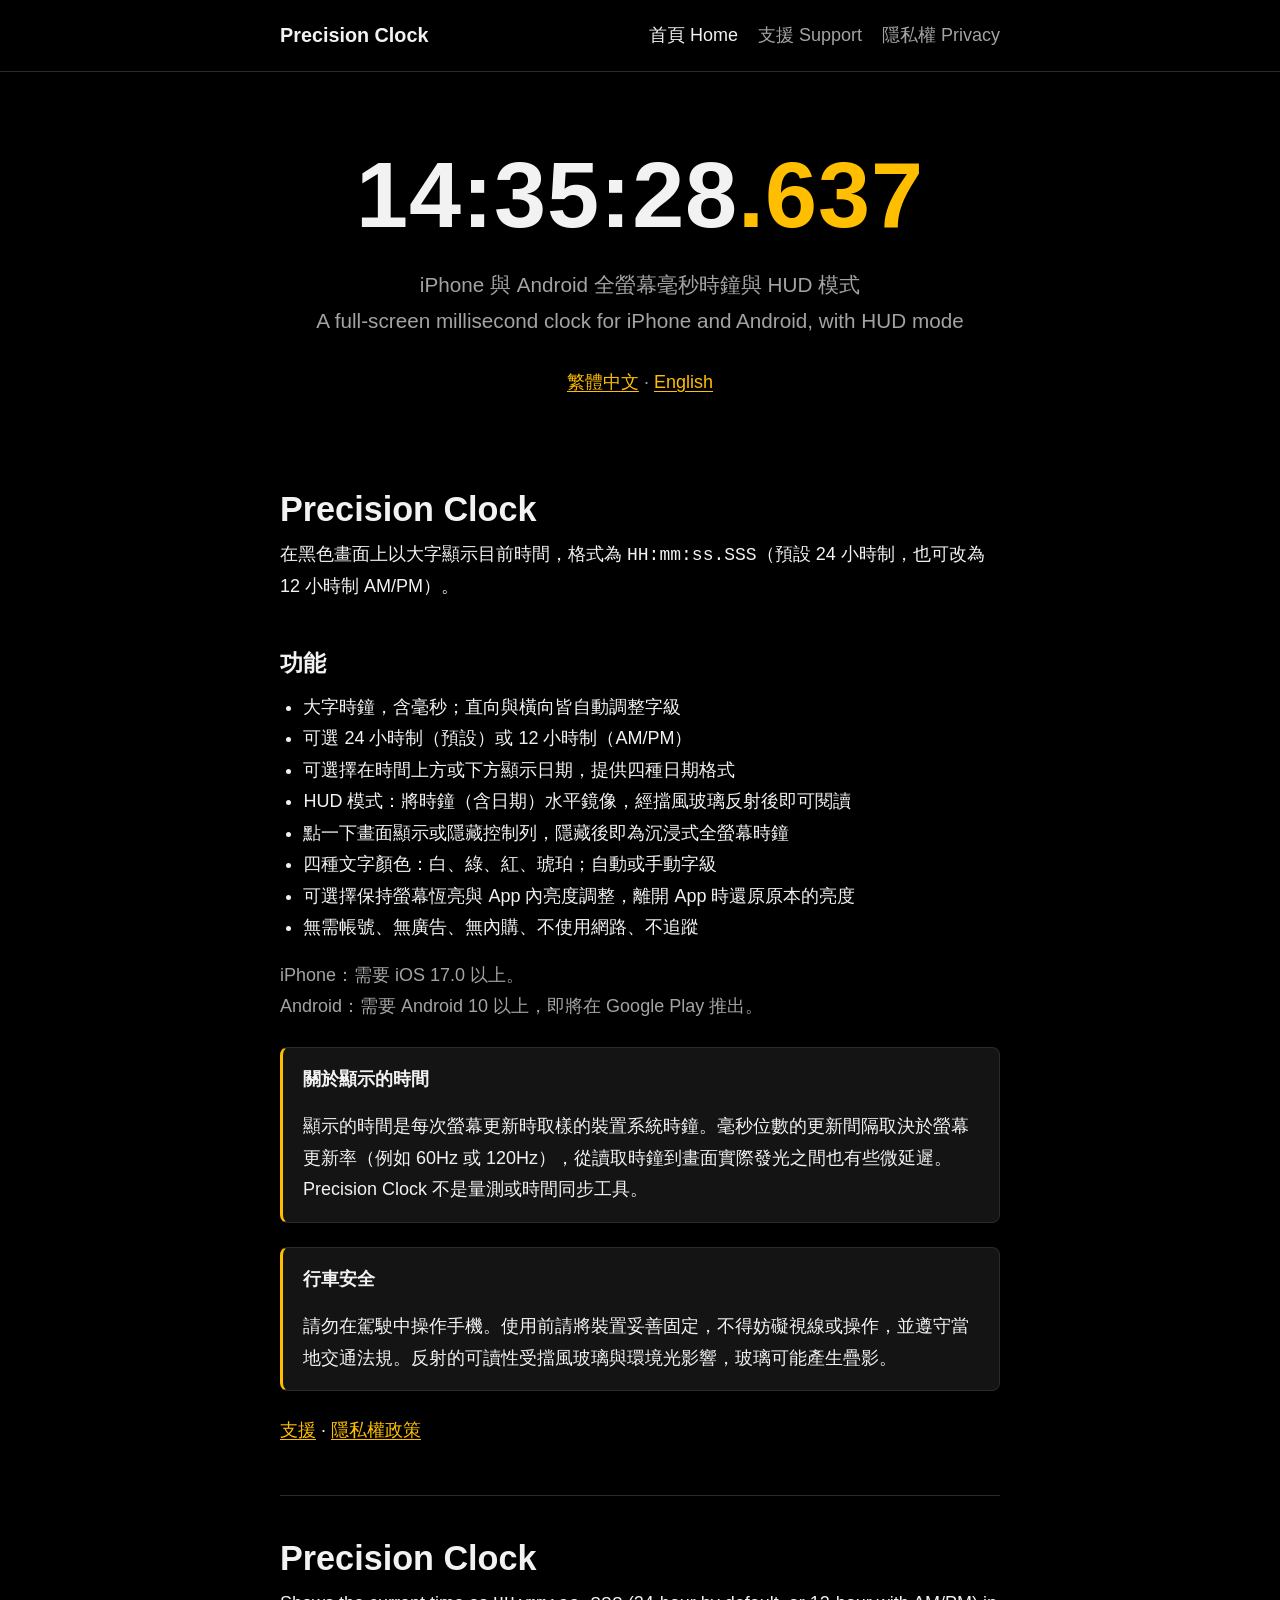
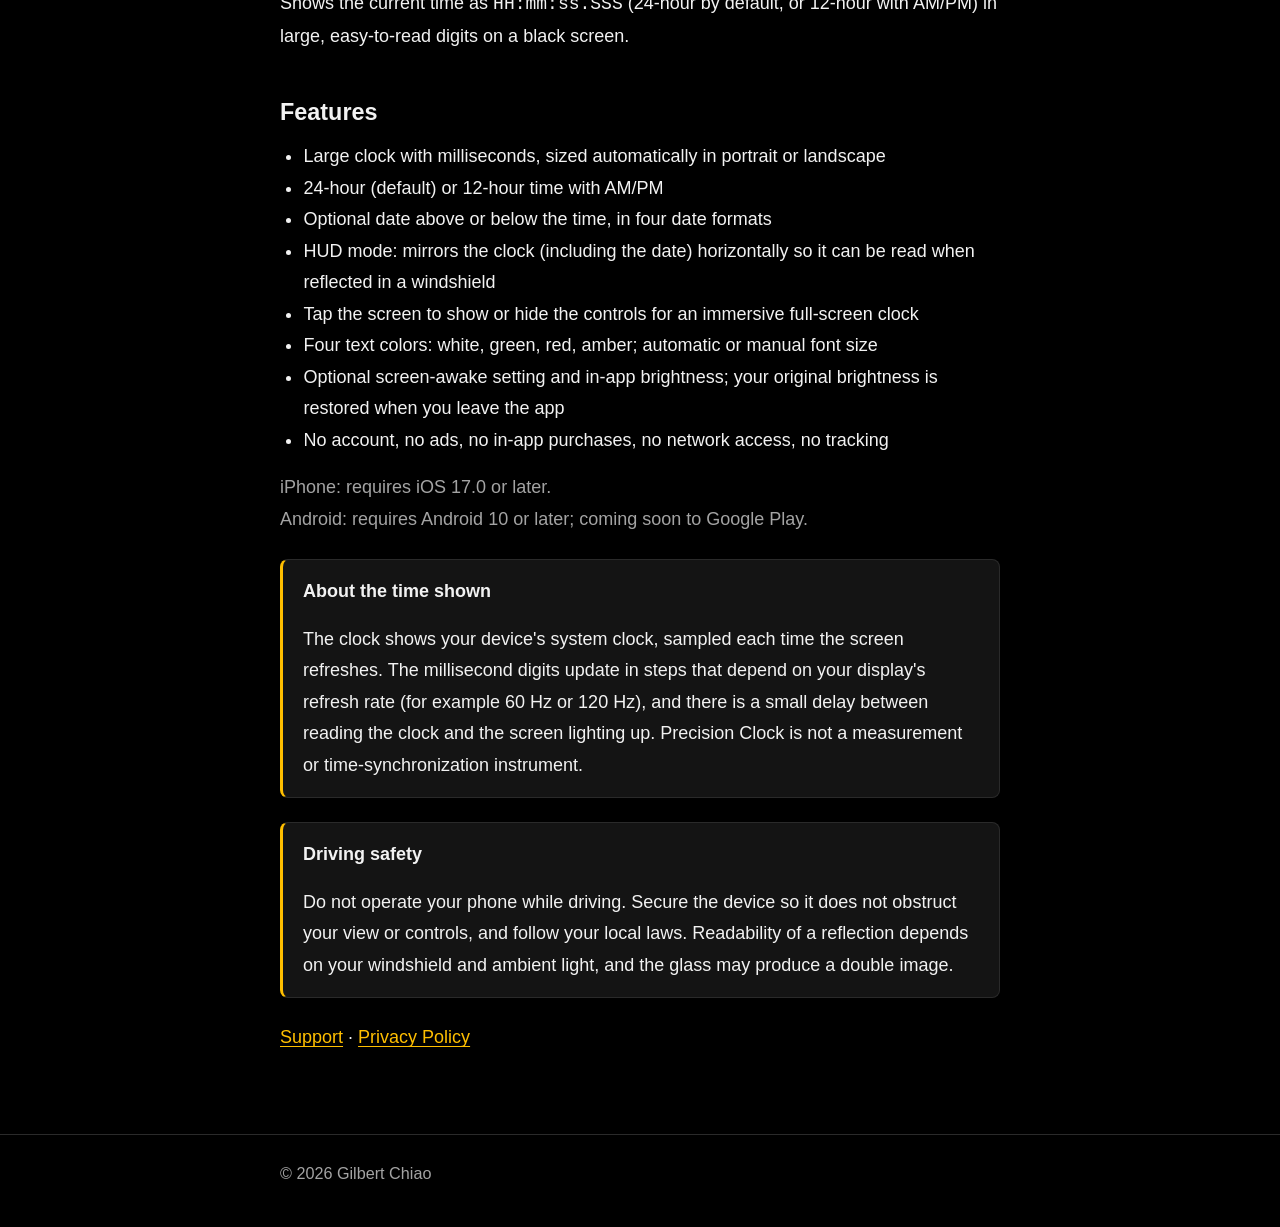
<file: index.html>
<!doctype html>
<html lang="zh-Hant">
<head>
<meta charset="utf-8">
<meta name="viewport" content="width=device-width, initial-scale=1">
<title>Precision Clock</title>
<meta name="description" content="iPhone 與 Android 全螢幕毫秒時鐘，支援擋風玻璃 HUD 鏡像模式。A full-screen millisecond clock for iPhone and Android with a mirrored HUD mode.">
<link rel="icon" href="favicon.ico" sizes="any">
<link rel="apple-touch-icon" href="apple-touch-icon.png">
<link rel="stylesheet" href="style.css">
</head>
<body>
<header class="site">
  <div class="wrap">
    <a class="brand" href="index.html">Precision Clock</a>
    <nav class="site" aria-label="主選單 Main">
      <a href="index.html" aria-current="page">首頁 Home</a>
      <a href="support.html">支援 Support</a>
      <a href="privacy.html">隱私權 Privacy</a>
    </nav>
  </div>
</header>
<main>
<div class="wrap">
  <div class="hero">
    <div class="clock" aria-label="14:35:28.637">14:35:28<span class="ms">.637</span></div>
    <p class="tagline">iPhone 與 Android 全螢幕毫秒時鐘與 HUD 模式<br>A full-screen millisecond clock for iPhone and Android, with HUD mode</p>
    <p class="langnav"><a href="#zh">繁體中文</a> &middot; <a href="#en">English</a></p>
  </div>

  <section class="lang" id="zh" lang="zh-Hant">
    <h1>Precision Clock</h1>
    <p>在黑色畫面上以大字顯示目前時間，格式為 <code>HH:mm:ss.SSS</code>（預設 24 小時制，也可改為 12 小時制 AM/PM）。</p>
    <h2>功能</h2>
    <ul>
      <li>大字時鐘，含毫秒；直向與橫向皆自動調整字級</li>
      <li>可選 24 小時制（預設）或 12 小時制（AM/PM）</li>
      <li>可選擇在時間上方或下方顯示日期，提供四種日期格式</li>
      <li>HUD 模式：將時鐘（含日期）水平鏡像，經擋風玻璃反射後即可閱讀</li>
      <li>點一下畫面顯示或隱藏控制列，隱藏後即為沉浸式全螢幕時鐘</li>
      <li>四種文字顏色：白、綠、紅、琥珀；自動或手動字級</li>
      <li>可選擇保持螢幕恆亮與 App 內亮度調整，離開 App 時還原原本的亮度</li>
      <li>無需帳號、無廣告、無內購、不使用網路、不追蹤</li>
    </ul>
    <p class="meta">iPhone：需要 iOS 17.0 以上。<br>Android：需要 Android 10 以上，即將在 Google Play 推出。</p>
    <div class="note"><p><strong>關於顯示的時間</strong></p><p>顯示的時間是每次螢幕更新時取樣的裝置系統時鐘。毫秒位數的更新間隔取決於螢幕更新率（例如 60Hz 或 120Hz），從讀取時鐘到畫面實際發光之間也有些微延遲。Precision Clock 不是量測或時間同步工具。</p></div>
    <div class="note"><p><strong>行車安全</strong></p><p>請勿在駕駛中操作手機。使用前請將裝置妥善固定，不得妨礙視線或操作，並遵守當地交通法規。反射的可讀性受擋風玻璃與環境光影響，玻璃可能產生疊影。</p></div>
    <p><a href="support.html#zh">支援</a> &middot; <a href="privacy.html#zh">隱私權政策</a></p>
  </section>

  <section class="lang" id="en" lang="en">
    <h1>Precision Clock</h1>
    <p>Shows the current time as <code>HH:mm:ss.SSS</code> (24-hour by default, or 12-hour with AM/PM) in large, easy-to-read digits on a black screen.</p>
    <h2>Features</h2>
    <ul>
      <li>Large clock with milliseconds, sized automatically in portrait or landscape</li>
      <li>24-hour (default) or 12-hour time with AM/PM</li>
      <li>Optional date above or below the time, in four date formats</li>
      <li>HUD mode: mirrors the clock (including the date) horizontally so it can be read when reflected in a windshield</li>
      <li>Tap the screen to show or hide the controls for an immersive full-screen clock</li>
      <li>Four text colors: white, green, red, amber; automatic or manual font size</li>
      <li>Optional screen-awake setting and in-app brightness; your original brightness is restored when you leave the app</li>
      <li>No account, no ads, no in-app purchases, no network access, no tracking</li>
    </ul>
    <p class="meta">iPhone: requires iOS 17.0 or later.<br>Android: requires Android 10 or later; coming soon to Google Play.</p>
    <div class="note"><p><strong>About the time shown</strong></p><p>The clock shows your device's system clock, sampled each time the screen refreshes. The millisecond digits update in steps that depend on your display's refresh rate (for example 60 Hz or 120 Hz), and there is a small delay between reading the clock and the screen lighting up. Precision Clock is not a measurement or time-synchronization instrument.</p></div>
    <div class="note"><p><strong>Driving safety</strong></p><p>Do not operate your phone while driving. Secure the device so it does not obstruct your view or controls, and follow your local laws. Readability of a reflection depends on your windshield and ambient light, and the glass may produce a double image.</p></div>
    <p><a href="support.html#en">Support</a> &middot; <a href="privacy.html#en">Privacy Policy</a></p>
  </section>
</div>
</main>
<footer class="site">
  <div class="wrap">&copy; 2026 Gilbert Chiao</div>
</footer>
</body>
</html>
</file>
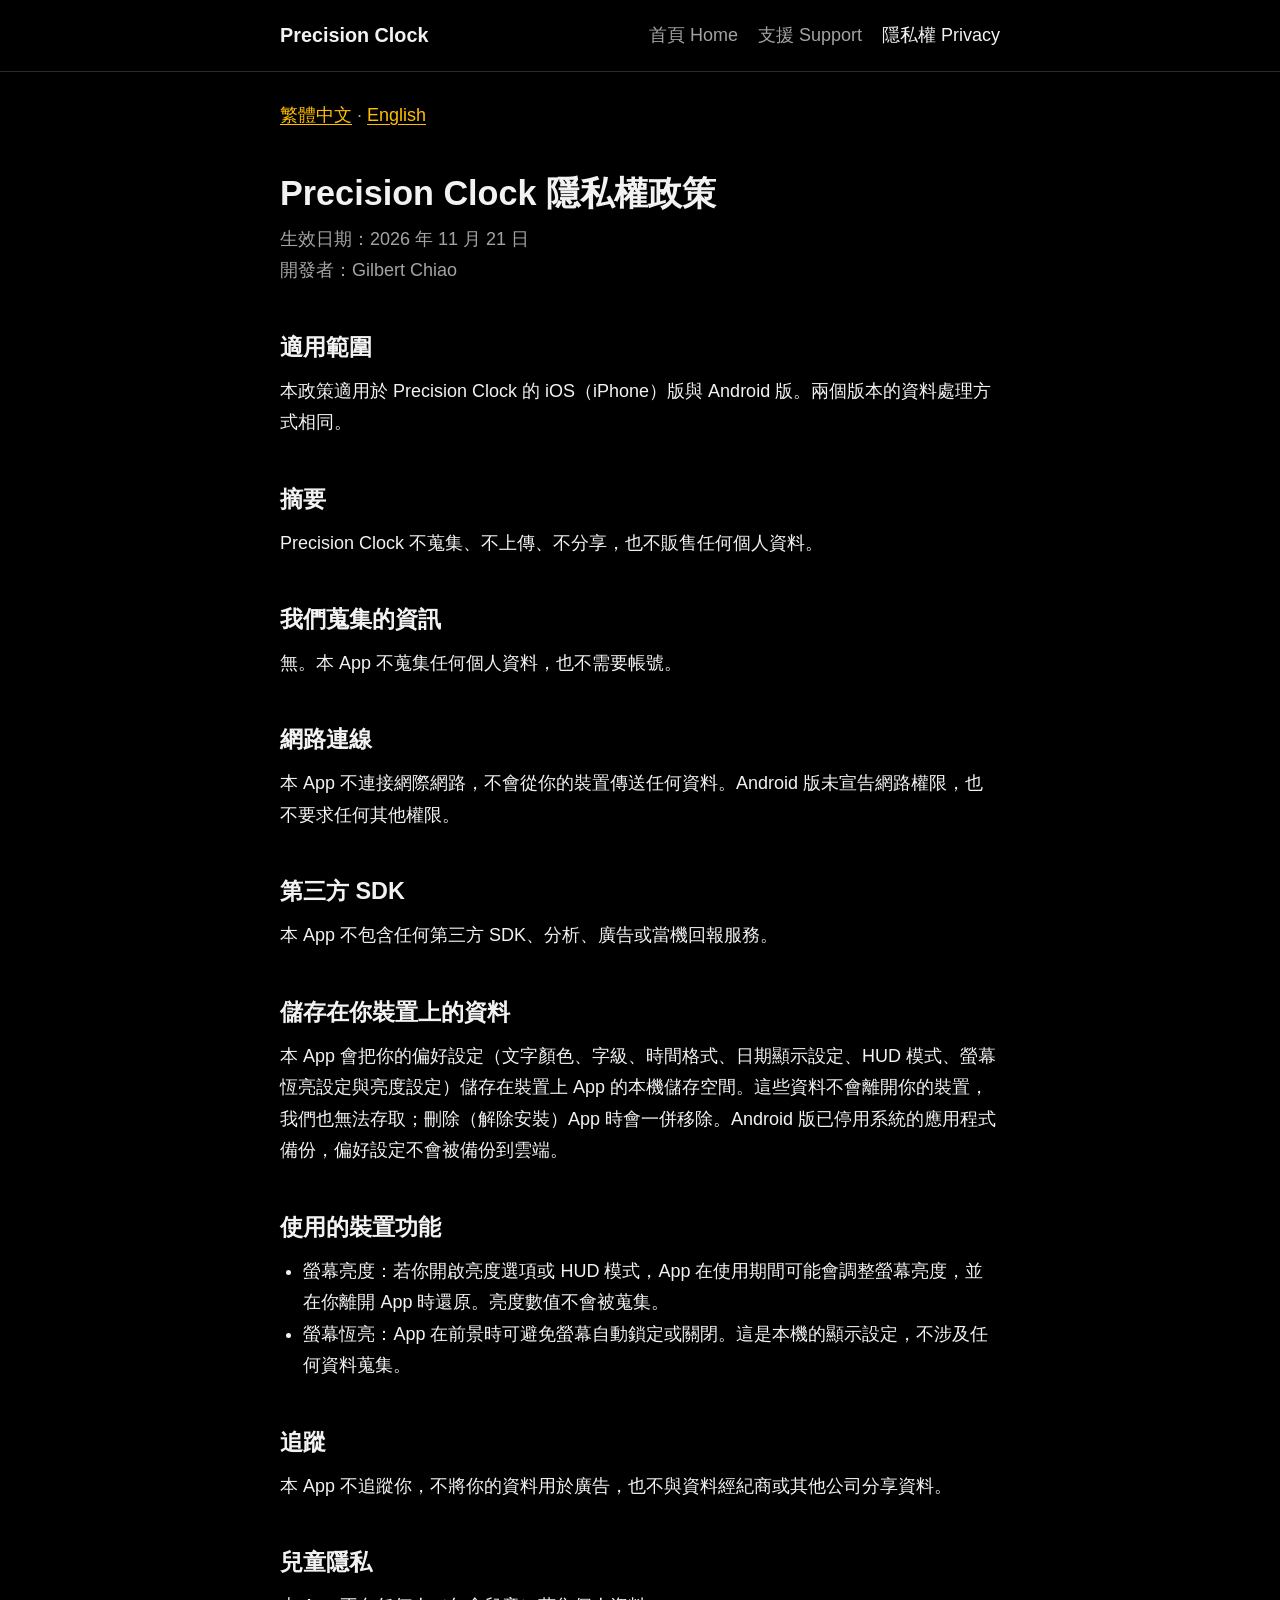
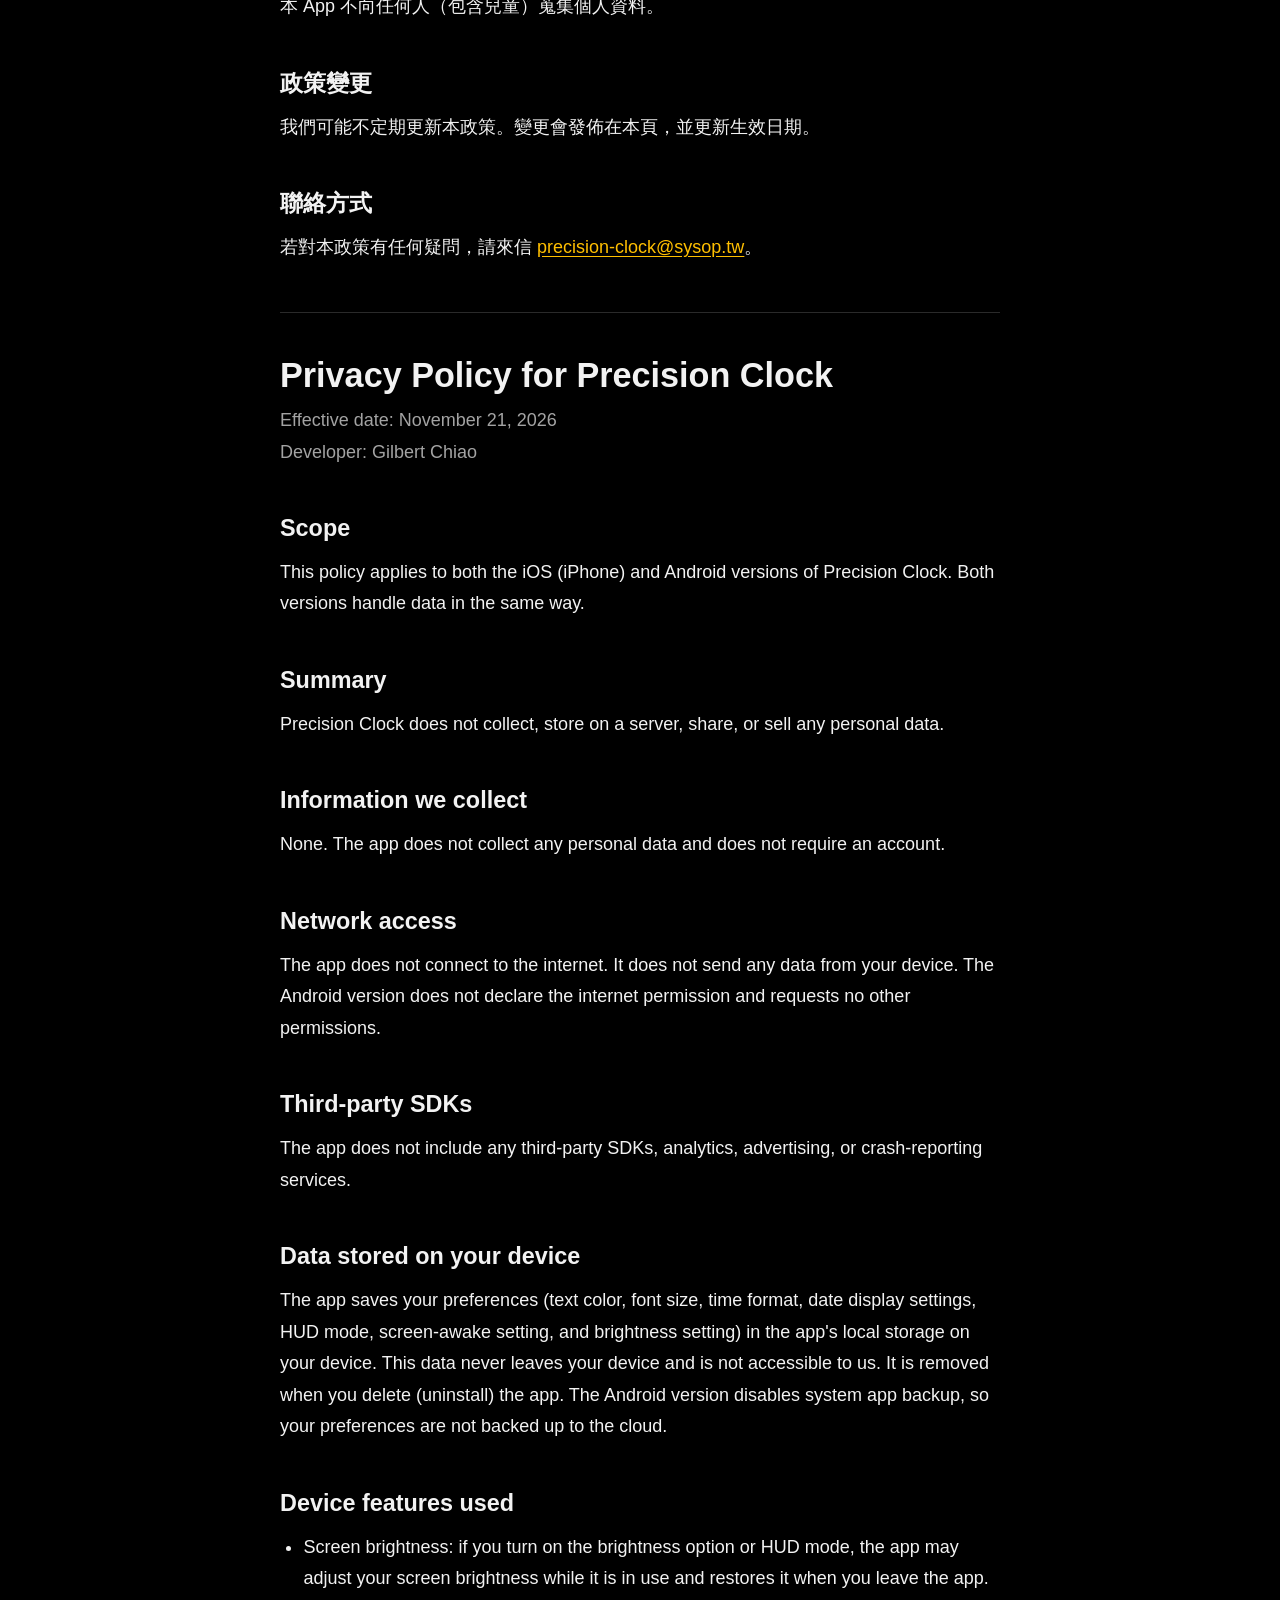
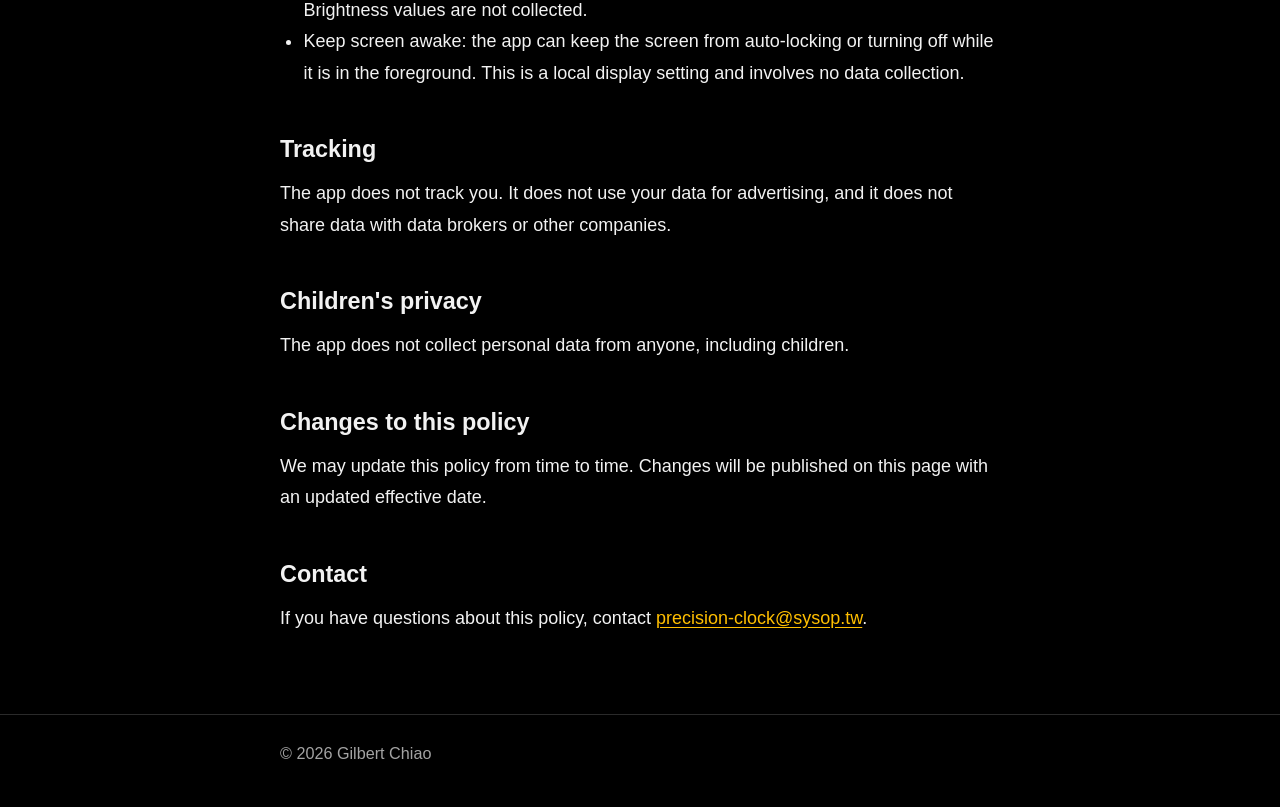
<file: privacy.html>
<!doctype html>
<html lang="zh-Hant">
<head>
<meta charset="utf-8">
<meta name="viewport" content="width=device-width, initial-scale=1">
<title>隱私權政策 Privacy Policy - Precision Clock</title>
<meta name="description" content="Precision Clock 隱私權政策：不蒐集任何個人資料。Privacy Policy: no personal data is collected.">
<link rel="icon" href="favicon.ico" sizes="any">
<link rel="apple-touch-icon" href="apple-touch-icon.png">
<link rel="stylesheet" href="style.css">
</head>
<body>
<header class="site">
  <div class="wrap">
    <a class="brand" href="index.html">Precision Clock</a>
    <nav class="site" aria-label="主選單 Main">
      <a href="index.html">首頁 Home</a>
      <a href="support.html">支援 Support</a>
      <a href="privacy.html" aria-current="page">隱私權 Privacy</a>
    </nav>
  </div>
</header>
<main>
<div class="wrap">
  <p class="langnav"><a href="#zh">繁體中文</a> &middot; <a href="#en">English</a></p>

  <section class="lang" id="zh" lang="zh-Hant">
    <h1>Precision Clock 隱私權政策</h1>
    <p class="meta">生效日期：2026 年 11 月 21 日<br>開發者：Gilbert Chiao</p>
    <h2>適用範圍</h2>
    <p>本政策適用於 Precision Clock 的 iOS（iPhone）版與 Android 版。兩個版本的資料處理方式相同。</p>
    <h2>摘要</h2>
    <p>Precision Clock 不蒐集、不上傳、不分享，也不販售任何個人資料。</p>
    <h2>我們蒐集的資訊</h2>
    <p>無。本 App 不蒐集任何個人資料，也不需要帳號。</p>
    <h2>網路連線</h2>
    <p>本 App 不連接網際網路，不會從你的裝置傳送任何資料。Android 版未宣告網路權限，也不要求任何其他權限。</p>
    <h2>第三方 SDK</h2>
    <p>本 App 不包含任何第三方 SDK、分析、廣告或當機回報服務。</p>
    <h2>儲存在你裝置上的資料</h2>
    <p>本 App 會把你的偏好設定（文字顏色、字級、時間格式、日期顯示設定、HUD 模式、螢幕恆亮設定與亮度設定）儲存在裝置上 App 的本機儲存空間。這些資料不會離開你的裝置，我們也無法存取；刪除（解除安裝）App 時會一併移除。Android 版已停用系統的應用程式備份，偏好設定不會被備份到雲端。</p>
    <h2>使用的裝置功能</h2>
    <ul>
      <li>螢幕亮度：若你開啟亮度選項或 HUD 模式，App 在使用期間可能會調整螢幕亮度，並在你離開 App 時還原。亮度數值不會被蒐集。</li>
      <li>螢幕恆亮：App 在前景時可避免螢幕自動鎖定或關閉。這是本機的顯示設定，不涉及任何資料蒐集。</li>
    </ul>
    <h2>追蹤</h2>
    <p>本 App 不追蹤你，不將你的資料用於廣告，也不與資料經紀商或其他公司分享資料。</p>
    <h2>兒童隱私</h2>
    <p>本 App 不向任何人（包含兒童）蒐集個人資料。</p>
    <h2>政策變更</h2>
    <p>我們可能不定期更新本政策。變更會發佈在本頁，並更新生效日期。</p>
    <h2>聯絡方式</h2>
    <p>若對本政策有任何疑問，請來信 <a href="mailto:precision-clock@sysop.tw">precision-clock@sysop.tw</a>。</p>
  </section>

  <section class="lang" id="en" lang="en">
    <h1>Privacy Policy for Precision Clock</h1>
    <p class="meta">Effective date: November 21, 2026<br>Developer: Gilbert Chiao</p>
    <h2>Scope</h2>
    <p>This policy applies to both the iOS (iPhone) and Android versions of Precision Clock. Both versions handle data in the same way.</p>
    <h2>Summary</h2>
    <p>Precision Clock does not collect, store on a server, share, or sell any personal data.</p>
    <h2>Information we collect</h2>
    <p>None. The app does not collect any personal data and does not require an account.</p>
    <h2>Network access</h2>
    <p>The app does not connect to the internet. It does not send any data from your device. The Android version does not declare the internet permission and requests no other permissions.</p>
    <h2>Third-party SDKs</h2>
    <p>The app does not include any third-party SDKs, analytics, advertising, or crash-reporting services.</p>
    <h2>Data stored on your device</h2>
    <p>The app saves your preferences (text color, font size, time format, date display settings, HUD mode, screen-awake setting, and brightness setting) in the app's local storage on your device. This data never leaves your device and is not accessible to us. It is removed when you delete (uninstall) the app. The Android version disables system app backup, so your preferences are not backed up to the cloud.</p>
    <h2>Device features used</h2>
    <ul>
      <li>Screen brightness: if you turn on the brightness option or HUD mode, the app may adjust your screen brightness while it is in use and restores it when you leave the app. Brightness values are not collected.</li>
      <li>Keep screen awake: the app can keep the screen from auto-locking or turning off while it is in the foreground. This is a local display setting and involves no data collection.</li>
    </ul>
    <h2>Tracking</h2>
    <p>The app does not track you. It does not use your data for advertising, and it does not share data with data brokers or other companies.</p>
    <h2>Children's privacy</h2>
    <p>The app does not collect personal data from anyone, including children.</p>
    <h2>Changes to this policy</h2>
    <p>We may update this policy from time to time. Changes will be published on this page with an updated effective date.</p>
    <h2>Contact</h2>
    <p>If you have questions about this policy, contact <a href="mailto:precision-clock@sysop.tw">precision-clock@sysop.tw</a>.</p>
  </section>
</div>
</main>
<footer class="site">
  <div class="wrap">&copy; 2026 Gilbert Chiao</div>
</footer>
</body>
</html>
</file>
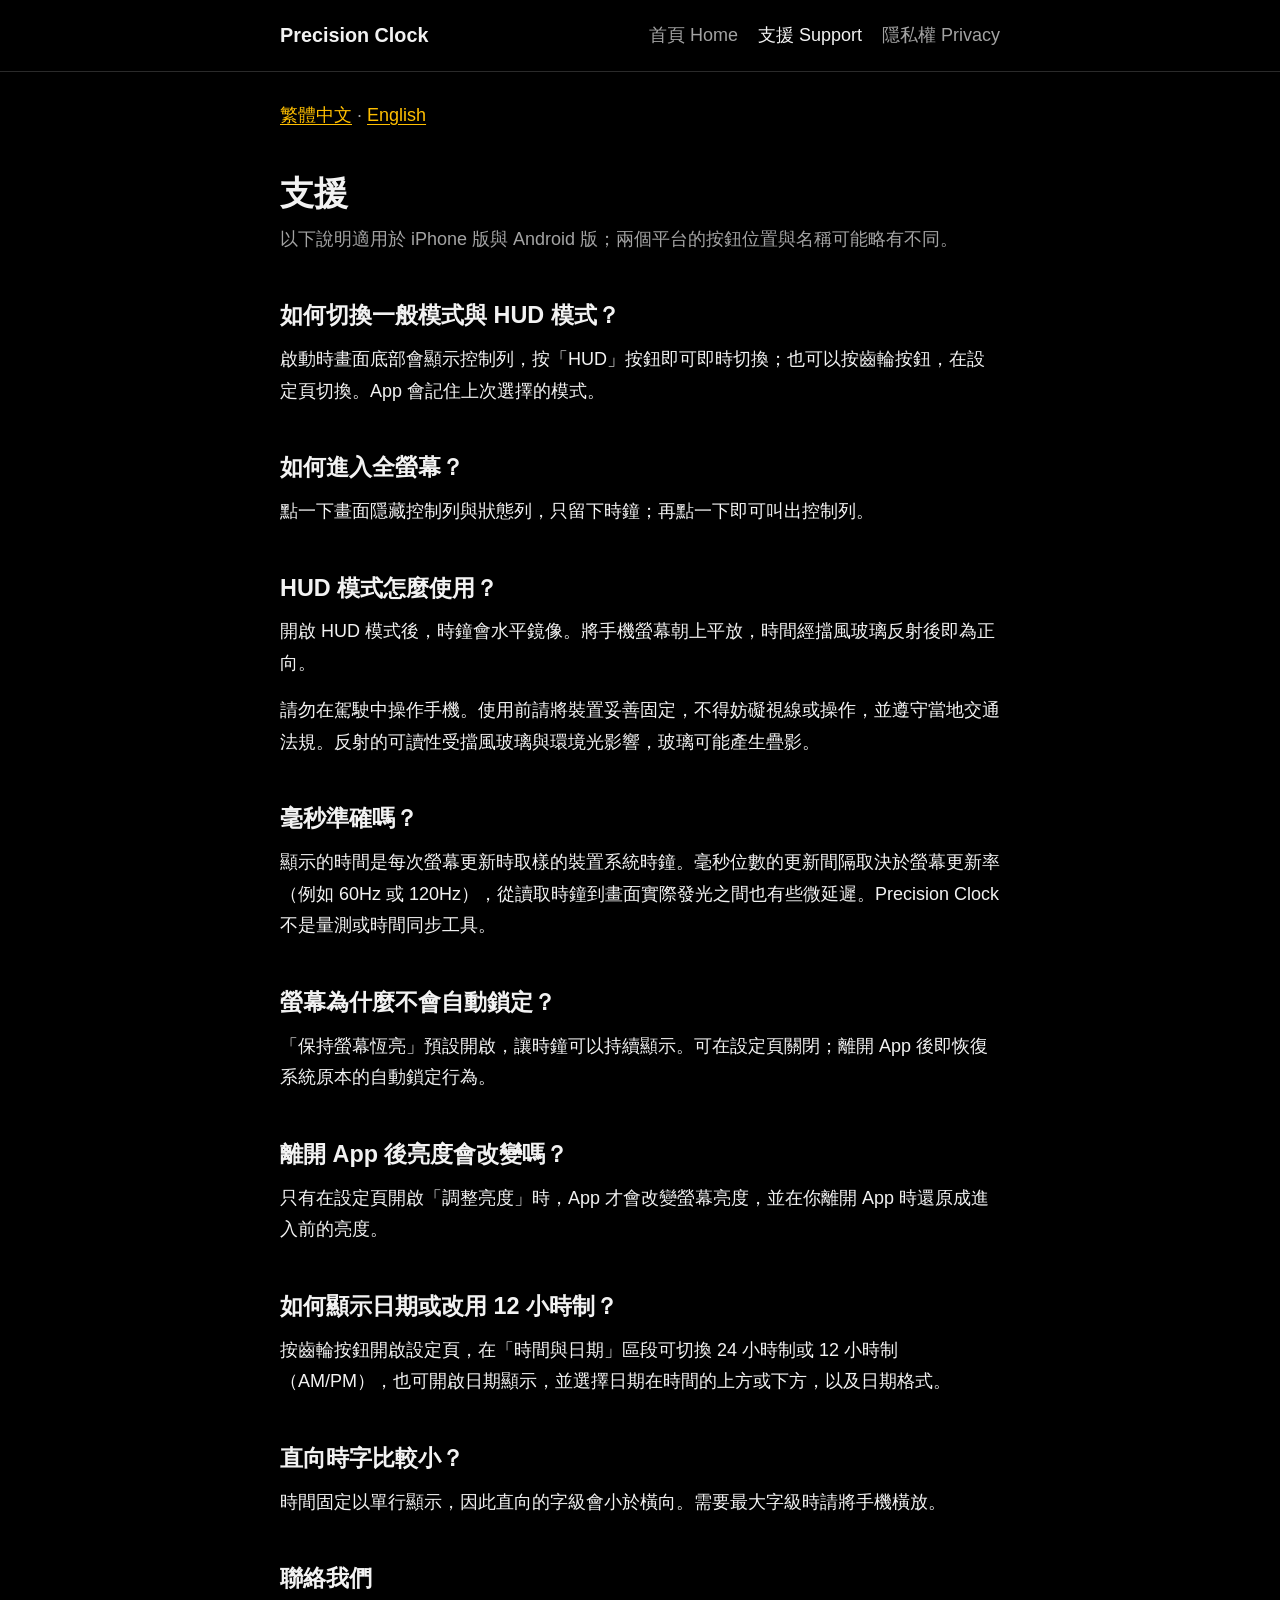
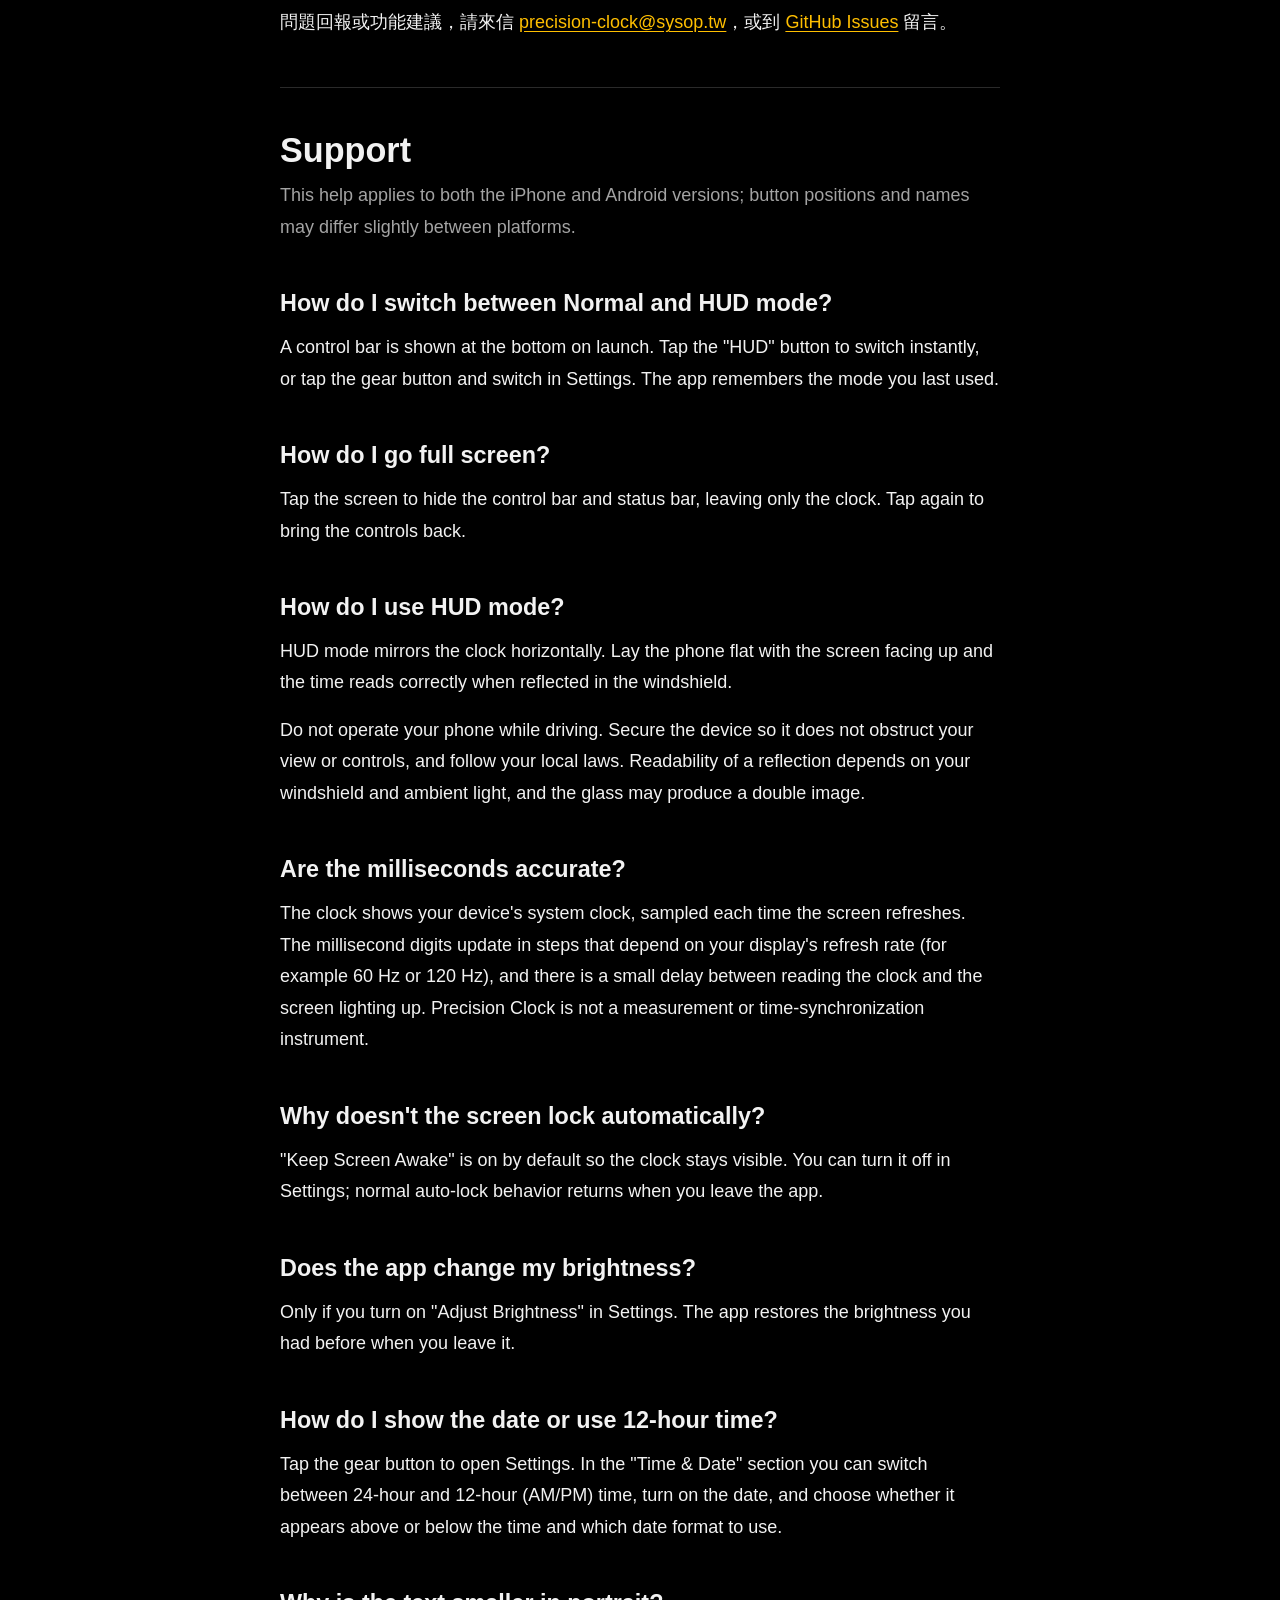
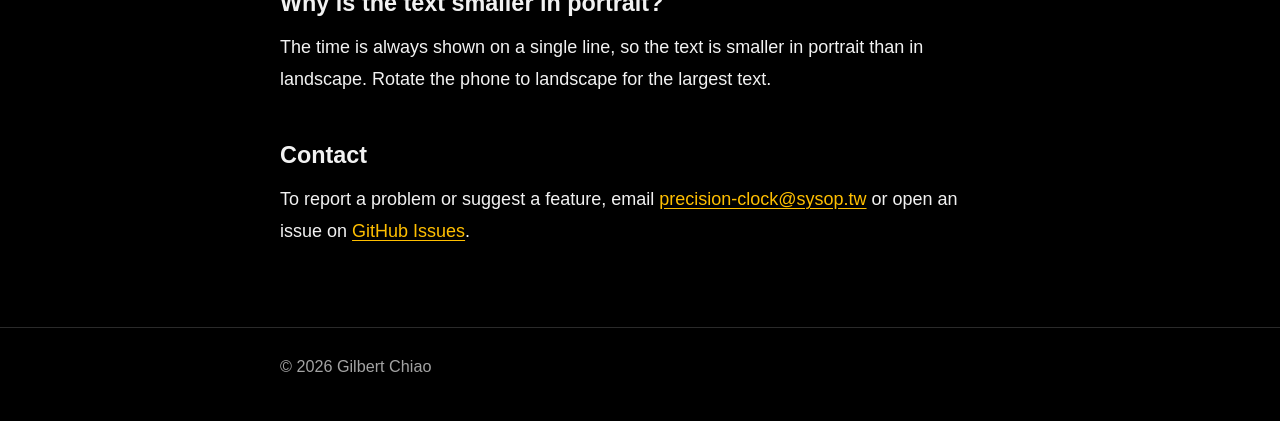
<file: support.html>
<!doctype html>
<html lang="zh-Hant">
<head>
<meta charset="utf-8">
<meta name="viewport" content="width=device-width, initial-scale=1">
<title>支援 Support - Precision Clock</title>
<meta name="description" content="Precision Clock 使用說明與支援。Help and support for Precision Clock.">
<link rel="icon" href="favicon.ico" sizes="any">
<link rel="apple-touch-icon" href="apple-touch-icon.png">
<link rel="stylesheet" href="style.css">
</head>
<body>
<header class="site">
  <div class="wrap">
    <a class="brand" href="index.html">Precision Clock</a>
    <nav class="site" aria-label="主選單 Main">
      <a href="index.html">首頁 Home</a>
      <a href="support.html" aria-current="page">支援 Support</a>
      <a href="privacy.html">隱私權 Privacy</a>
    </nav>
  </div>
</header>
<main>
<div class="wrap">
  <p class="langnav"><a href="#zh">繁體中文</a> &middot; <a href="#en">English</a></p>

  <section class="lang" id="zh" lang="zh-Hant">
    <h1>支援</h1>
    <p class="meta">以下說明適用於 iPhone 版與 Android 版；兩個平台的按鈕位置與名稱可能略有不同。</p>
    <h2>如何切換一般模式與 HUD 模式？</h2>
    <p>啟動時畫面底部會顯示控制列，按「HUD」按鈕即可即時切換；也可以按齒輪按鈕，在設定頁切換。App 會記住上次選擇的模式。</p>
    <h2>如何進入全螢幕？</h2>
    <p>點一下畫面隱藏控制列與狀態列，只留下時鐘；再點一下即可叫出控制列。</p>
    <h2>HUD 模式怎麼使用？</h2>
    <p>開啟 HUD 模式後，時鐘會水平鏡像。將手機螢幕朝上平放，時間經擋風玻璃反射後即為正向。</p>
    <p>請勿在駕駛中操作手機。使用前請將裝置妥善固定，不得妨礙視線或操作，並遵守當地交通法規。反射的可讀性受擋風玻璃與環境光影響，玻璃可能產生疊影。</p>
    <h2>毫秒準確嗎？</h2>
    <p>顯示的時間是每次螢幕更新時取樣的裝置系統時鐘。毫秒位數的更新間隔取決於螢幕更新率（例如 60Hz 或 120Hz），從讀取時鐘到畫面實際發光之間也有些微延遲。Precision Clock 不是量測或時間同步工具。</p>
    <h2>螢幕為什麼不會自動鎖定？</h2>
    <p>「保持螢幕恆亮」預設開啟，讓時鐘可以持續顯示。可在設定頁關閉；離開 App 後即恢復系統原本的自動鎖定行為。</p>
    <h2>離開 App 後亮度會改變嗎？</h2>
    <p>只有在設定頁開啟「調整亮度」時，App 才會改變螢幕亮度，並在你離開 App 時還原成進入前的亮度。</p>
    <h2>如何顯示日期或改用 12 小時制？</h2>
    <p>按齒輪按鈕開啟設定頁，在「時間與日期」區段可切換 24 小時制或 12 小時制（AM/PM），也可開啟日期顯示，並選擇日期在時間的上方或下方，以及日期格式。</p>
    <h2>直向時字比較小？</h2>
    <p>時間固定以單行顯示，因此直向的字級會小於橫向。需要最大字級時請將手機橫放。</p>
    <h2>聯絡我們</h2>
    <p>問題回報或功能建議，請來信 <a href="mailto:precision-clock@sysop.tw">precision-clock@sysop.tw</a>，或到 <a href="https://github.com/gilbertchiao/precision-clock/issues">GitHub Issues</a> 留言。</p>
  </section>

  <section class="lang" id="en" lang="en">
    <h1>Support</h1>
    <p class="meta">This help applies to both the iPhone and Android versions; button positions and names may differ slightly between platforms.</p>
    <h2>How do I switch between Normal and HUD mode?</h2>
    <p>A control bar is shown at the bottom on launch. Tap the "HUD" button to switch instantly, or tap the gear button and switch in Settings. The app remembers the mode you last used.</p>
    <h2>How do I go full screen?</h2>
    <p>Tap the screen to hide the control bar and status bar, leaving only the clock. Tap again to bring the controls back.</p>
    <h2>How do I use HUD mode?</h2>
    <p>HUD mode mirrors the clock horizontally. Lay the phone flat with the screen facing up and the time reads correctly when reflected in the windshield.</p>
    <p>Do not operate your phone while driving. Secure the device so it does not obstruct your view or controls, and follow your local laws. Readability of a reflection depends on your windshield and ambient light, and the glass may produce a double image.</p>
    <h2>Are the milliseconds accurate?</h2>
    <p>The clock shows your device's system clock, sampled each time the screen refreshes. The millisecond digits update in steps that depend on your display's refresh rate (for example 60 Hz or 120 Hz), and there is a small delay between reading the clock and the screen lighting up. Precision Clock is not a measurement or time-synchronization instrument.</p>
    <h2>Why doesn't the screen lock automatically?</h2>
    <p>"Keep Screen Awake" is on by default so the clock stays visible. You can turn it off in Settings; normal auto-lock behavior returns when you leave the app.</p>
    <h2>Does the app change my brightness?</h2>
    <p>Only if you turn on "Adjust Brightness" in Settings. The app restores the brightness you had before when you leave it.</p>
    <h2>How do I show the date or use 12-hour time?</h2>
    <p>Tap the gear button to open Settings. In the "Time &amp; Date" section you can switch between 24-hour and 12-hour (AM/PM) time, turn on the date, and choose whether it appears above or below the time and which date format to use.</p>
    <h2>Why is the text smaller in portrait?</h2>
    <p>The time is always shown on a single line, so the text is smaller in portrait than in landscape. Rotate the phone to landscape for the largest text.</p>
    <h2>Contact</h2>
    <p>To report a problem or suggest a feature, email <a href="mailto:precision-clock@sysop.tw">precision-clock@sysop.tw</a> or open an issue on <a href="https://github.com/gilbertchiao/precision-clock/issues">GitHub Issues</a>.</p>
  </section>
</div>
</main>
<footer class="site">
  <div class="wrap">&copy; 2026 Gilbert Chiao</div>
</footer>
</body>
</html>
</file>
<file: style.css>
/* Precision Clock 官網樣式：深色、等寬數字，與 App 外觀一致 */
:root {
  --bg: #000000;
  --surface: #141414;
  --border: #2a2a2a;
  --text: #f2f2f2;
  --muted: #a3a3a3;
  --accent: #ffbf00;
}

* { box-sizing: border-box; }

html { font-size: 18px; }

body {
  margin: 0;
  background: var(--bg);
  color: var(--text);
  font-family: -apple-system, BlinkMacSystemFont, "PingFang TC", "Noto Sans TC", "Segoe UI", Roboto, sans-serif;
  line-height: 1.75;
}

a { color: var(--accent); text-underline-offset: 3px; }
a:hover { text-decoration-thickness: 2px; }

.wrap { max-width: 760px; margin: 0 auto; padding: 0 20px; }

header.site {
  border-bottom: 1px solid var(--border);
}
header.site .wrap {
  display: flex;
  flex-wrap: wrap;
  align-items: center;
  justify-content: space-between;
  gap: 8px 24px;
  padding-top: 18px;
  padding-bottom: 18px;
}
.brand { color: var(--text); font-weight: 700; font-size: 1.1rem; text-decoration: none; }
nav.site { display: flex; flex-wrap: wrap; gap: 4px 20px; }
nav.site a { color: var(--muted); text-decoration: none; white-space: nowrap; }
nav.site a:hover, nav.site a[aria-current="page"] { color: var(--text); }

.hero { padding: 72px 0 48px; text-align: center; }
.clock {
  font-variant-numeric: tabular-nums;
  font-weight: 600;
  font-size: clamp(2.2rem, 11vw, 5.2rem);
  letter-spacing: 0.01em;
  line-height: 1.1;
  white-space: nowrap;
}
.clock .ms { color: var(--accent); }
.tagline { color: var(--muted); font-size: 1.15rem; margin: 20px 0 0; }

main { padding-bottom: 64px; }
section.lang { padding-top: 40px; }
section.lang + section.lang { border-top: 1px solid var(--border); margin-top: 48px; }

h1 { font-size: 1.9rem; line-height: 1.3; margin: 0 0 8px; }
h2 { font-size: 1.3rem; margin: 40px 0 8px; }
p, ul { margin: 0 0 16px; }
ul { padding-left: 1.3em; }
.meta { color: var(--muted); }
.langnav { color: var(--muted); margin: 28px 0 0; }

.note {
  background: var(--surface);
  border: 1px solid var(--border);
  border-left: 3px solid var(--accent);
  border-radius: 8px;
  padding: 16px 20px;
  margin: 24px 0;
}
.note p:last-child { margin-bottom: 0; }

footer.site {
  border-top: 1px solid var(--border);
  color: var(--muted);
  font-size: 0.9rem;
}
footer.site .wrap { padding-top: 24px; padding-bottom: 40px; }
</file>
